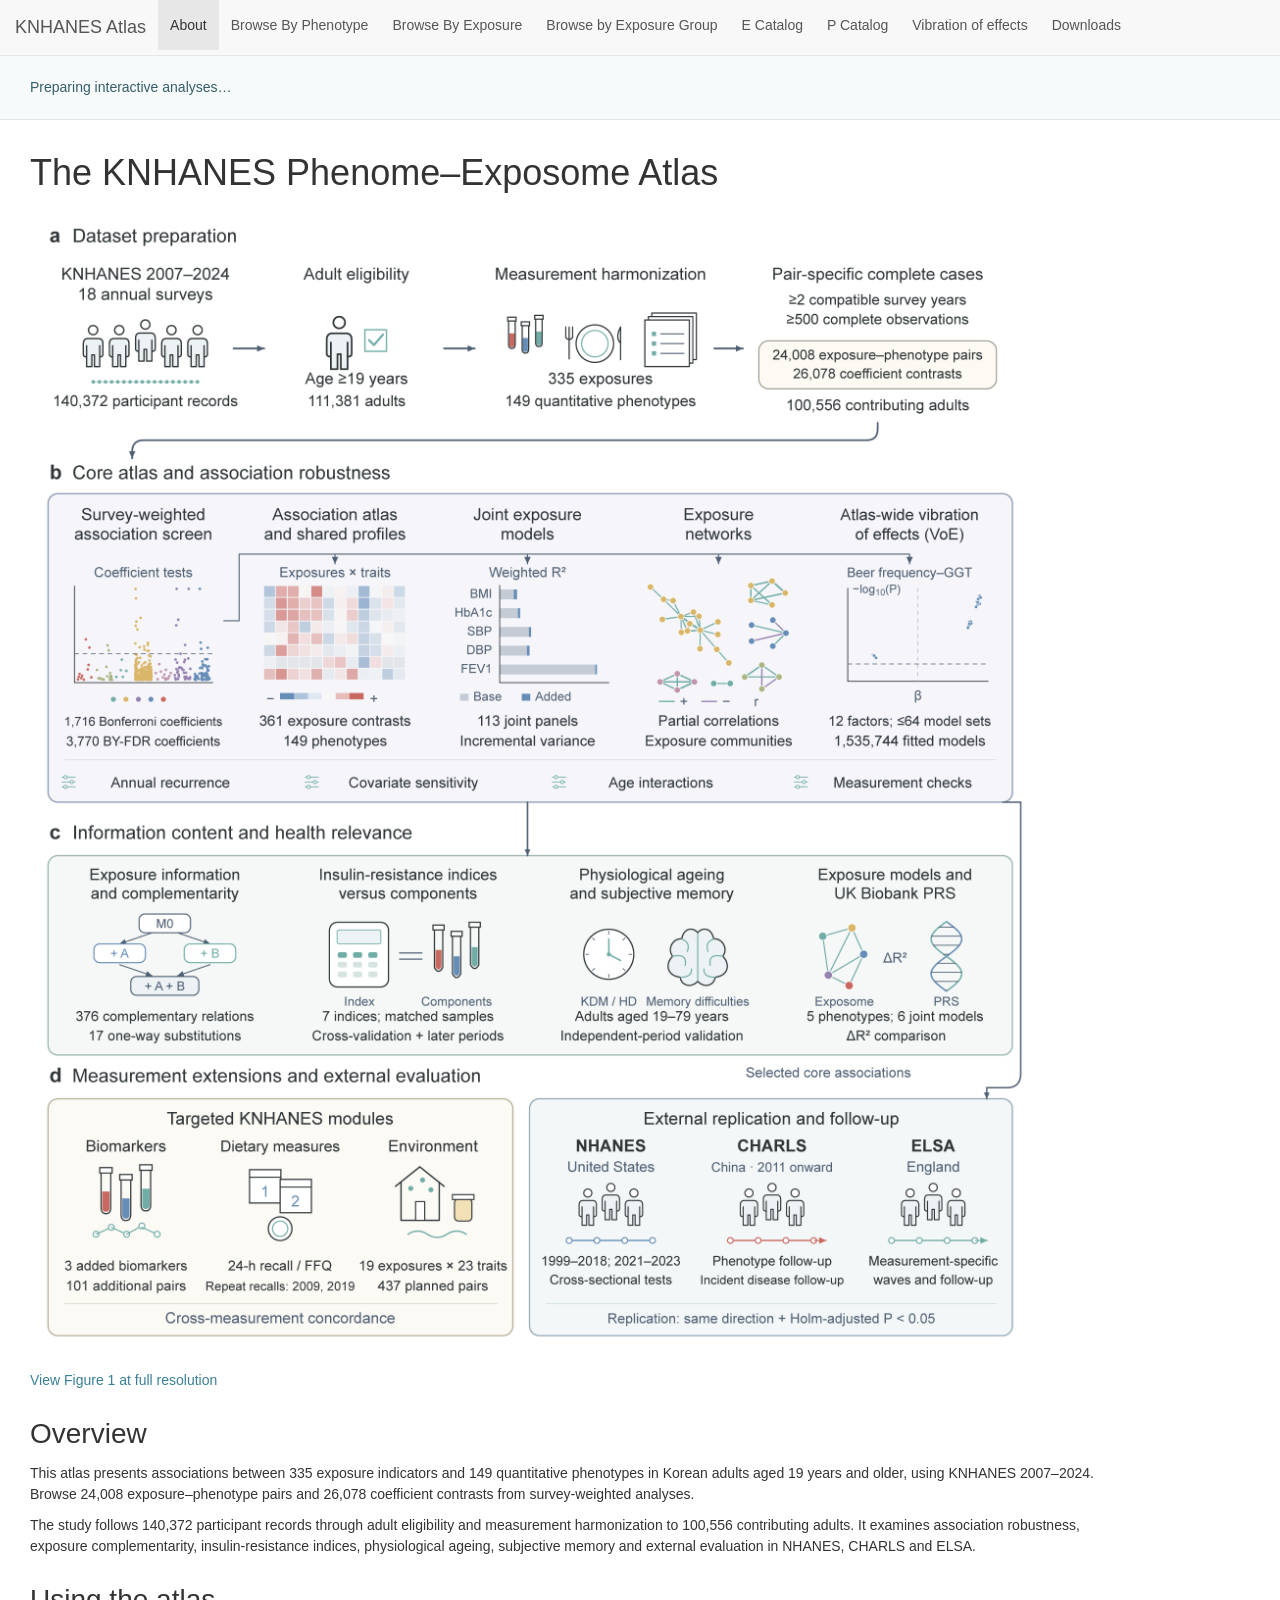
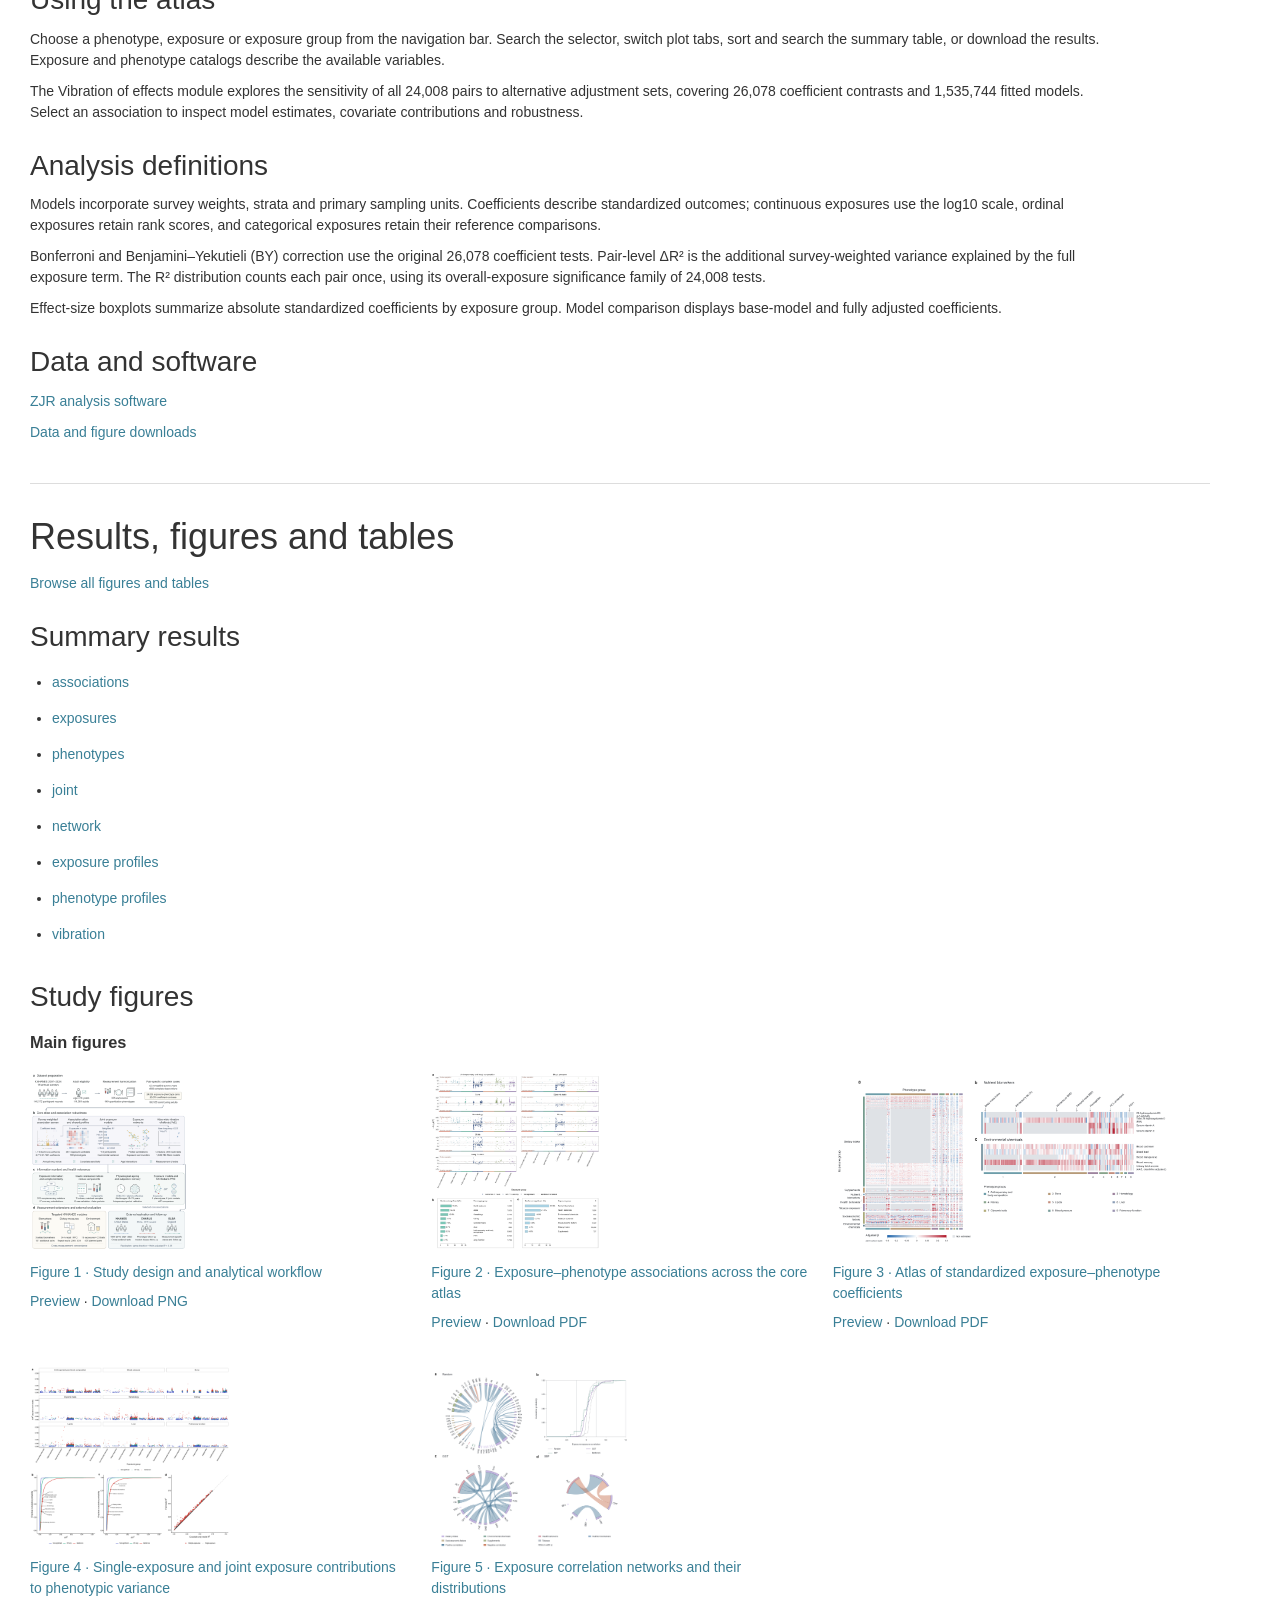
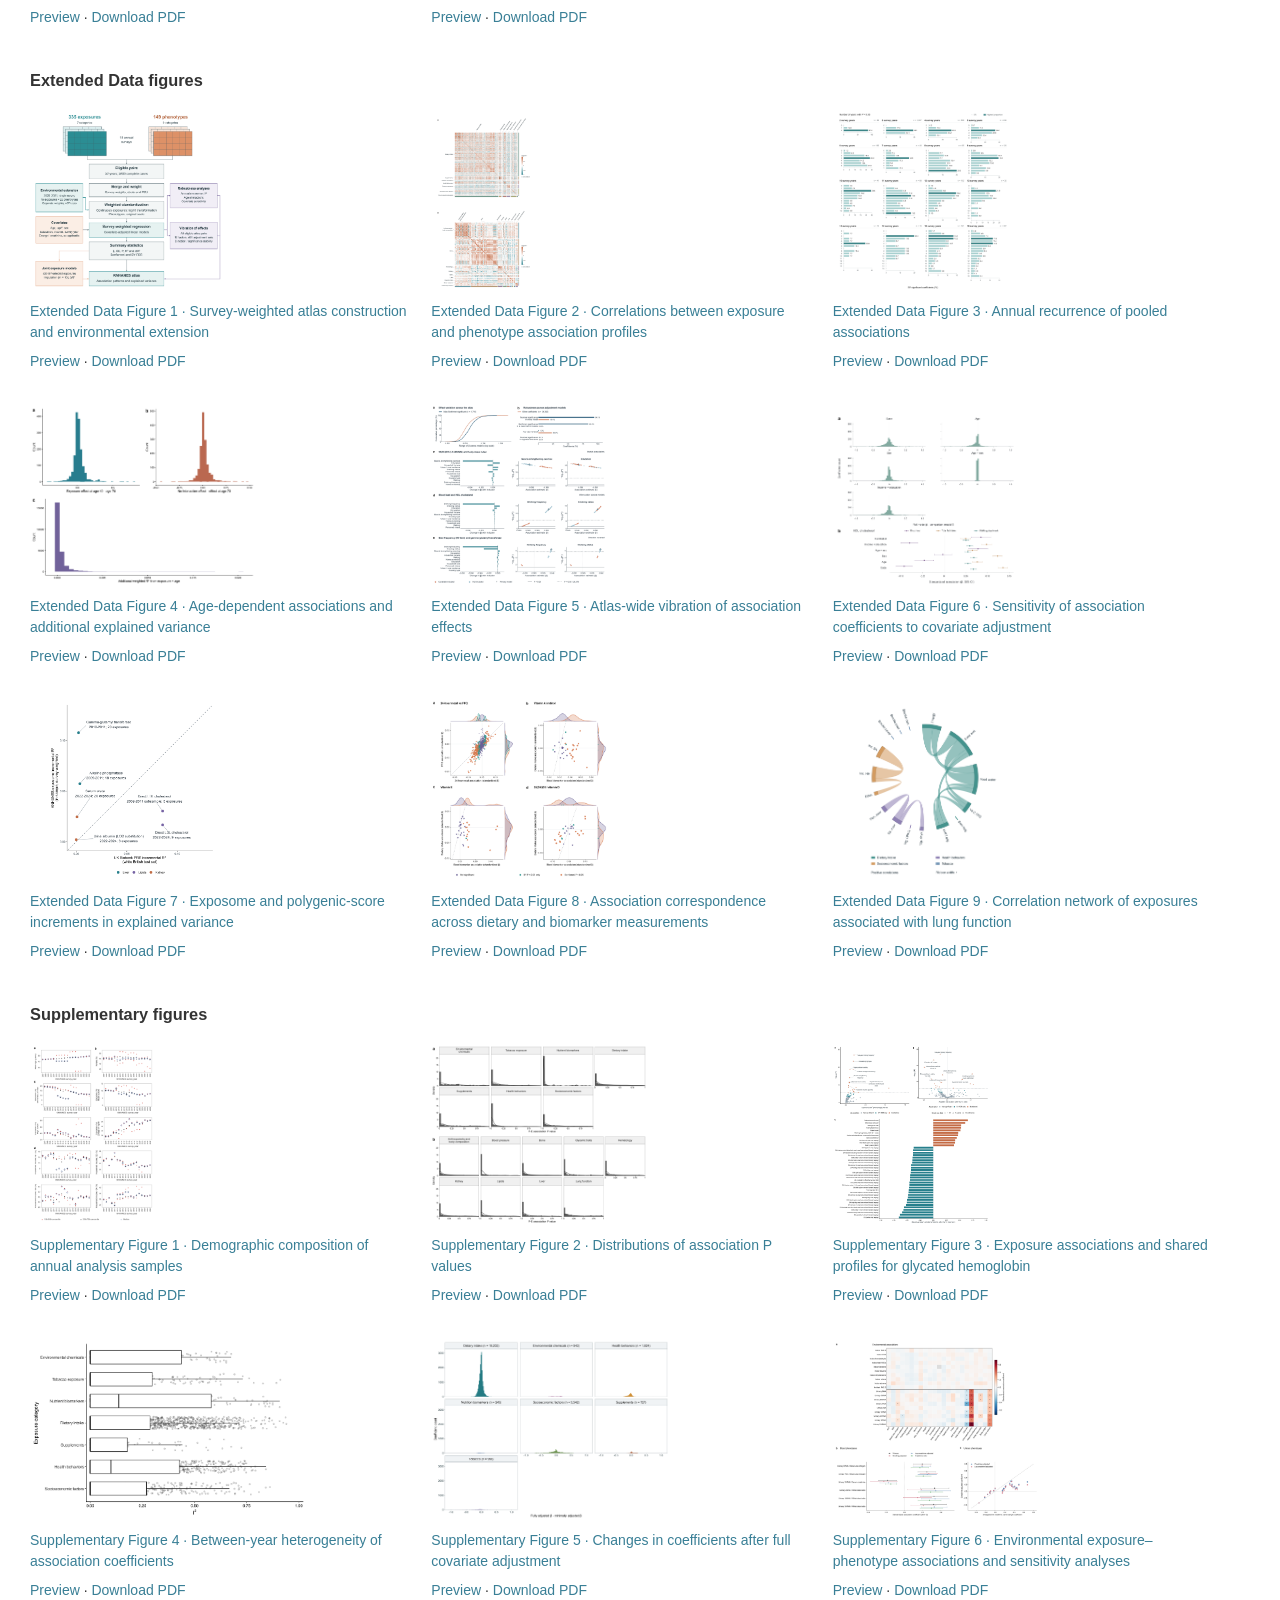
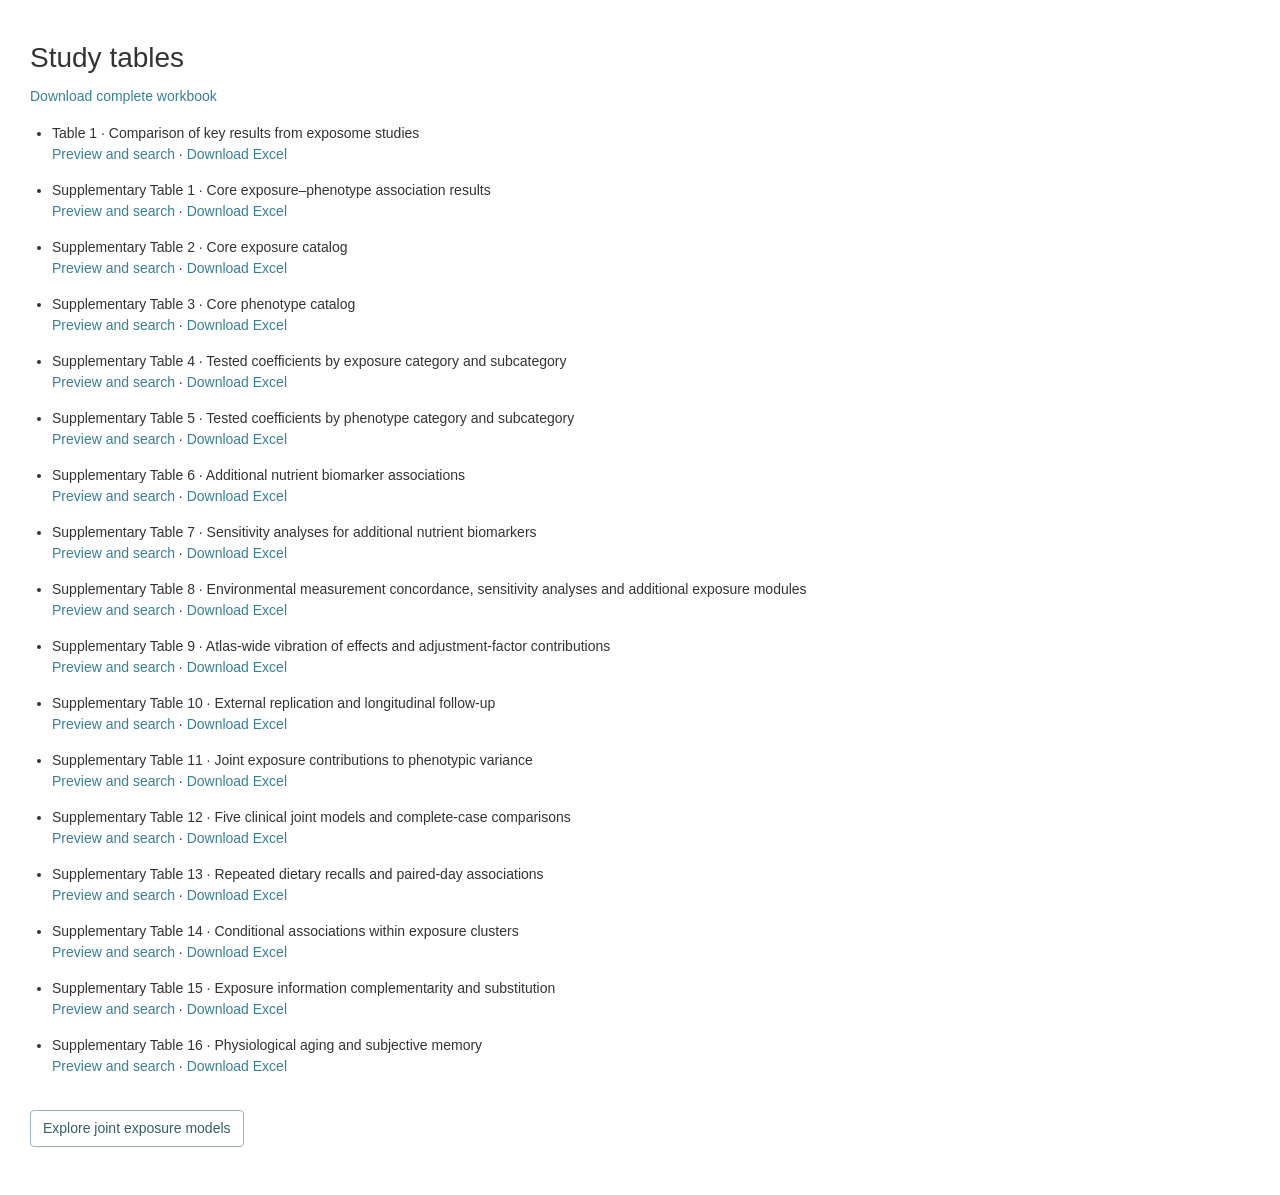
<file: site/index.html>
<!doctype html>
<html lang="en">
<head>
  <meta charset="UTF-8">
  <meta name="viewport" content="width=device-width, initial-scale=1">
  <title>KNHANES Atlas</title>
  <meta name="description" content="KNHANES 2007–2024 phenome–exposome atlas and vibration of effects.">
  <meta name="atlas-build" content="ceff4b0e46bc0cb5">
  <style>html{color:#333;background:#fff;font-family:"Helvetica Neue",Helvetica,Arial,sans-serif;font-size:14px;line-height:1.5}
body{margin:0}
[hidden]{display:none!important}
#atlas-shell{background:#fff;min-height:100vh}
#atlas-shell *{box-sizing:border-box}
#atlas-shell a{color:#397f96;text-decoration:none}
#atlas-shell a:hover{text-decoration:underline}
#atlas-shell a:focus-visible,#atlas-shell button:focus-visible{outline:2px solid #397f96;outline-offset:4px}
.atlas-header{display:flex;align-items:flex-start;gap:12px;padding:0 15px;background:#f8f8f8;border-bottom:1px solid #e7e7e7}
.atlas-brand{flex-shrink:0;padding:14px 0;font-size:18px;color:#555!important}
.atlas-header nav{display:flex;flex-wrap:wrap;align-items:center}
.atlas-header nav a{padding:15px 12px;line-height:20px;color:#555!important;display:block}
.atlas-header nav a[aria-current="page"]{background:#e7e7e7;color:#333!important}
#atlas-content{padding:12px 30px 48px;max-width:1240px}
#atlas-content h1{font-size:36px;font-weight:500;line-height:1.15;margin:20px 0 16px}
#atlas-content h2{font-size:28px;font-weight:500;line-height:1.2;margin:26px 0 12px}
#atlas-content p{margin:0 0 10px;max-width:1080px}
#atlas-content img{display:block;max-width:100%;height:auto}
#atlas-content .study-flowchart{width:100%;max-width:1000px;margin:20px 0 12px}
#atlas-content .col-sm-10{padding:0;width:100%}
#downloads{margin-top:40px;padding-top:12px;border-top:1px solid #ddd;scroll-margin-top:15px}
.download-list{padding-left:22px;margin:10px 0 24px}
.download-list li{padding:6px 0}
.download-list a{display:inline-block;min-height:24px}
.figure-gallery{display:grid;grid-template-columns:repeat(3,minmax(0,1fr));gap:24px;margin:18px 0 30px}
.figure-gallery article{min-width:0}
#atlas-content .figure-gallery img{width:100%;height:180px;object-fit:contain;object-position:left center;margin-bottom:10px}
.figure-gallery article p{margin-top:8px!important}
@media(max-width:767px){.figure-gallery{grid-template-columns:repeat(2,minmax(0,1fr));gap:18px}}
@media(max-width:460px){.figure-gallery{grid-template-columns:1fr}}
.atlas-loading{display:flex;align-items:center;flex-wrap:wrap;gap:10px 18px;padding:12px 30px;border-bottom:1px solid #dce5e8;background:#f6fafb;min-height:64px}
#atlas-status{color:#355d68}
#atlas-shell button{background:#fff;border:1px solid #97b2bb;border-radius:4px;padding:7px 12px;color:#355d68;font:inherit;cursor:pointer}
#atlas-shell button:hover{background:#eaf2f4}
.atlas-noscript{margin:15px 30px}
.skip-link{position:absolute;left:15px;top:-60px;padding:8px 12px;background:white;z-index:20}
.skip-link:focus{top:8px}
#root{position:fixed;inset:0;height:100vh;height:100dvh;width:100%;background:#fff}
#root.atlas-staging{opacity:0;pointer-events:none;z-index:-1}
/* Keep the R frame measurable during startup; display:none would suspend plots. */
@media(max-width:767px){
 .atlas-header{display:block;padding:0 14px}
 .atlas-brand{display:block;padding-bottom:4px}
 .atlas-header nav{margin:0 -6px 4px}
 .atlas-header nav a{padding:10px 8px;font-size:13px}
 #atlas-content{padding:8px 18px 32px}
 #atlas-content h1{font-size:28px}
 #atlas-content h2{font-size:23px}
 .atlas-loading{padding:10px 18px;min-height:100px}
}
</style>
  <script>window.knhanesSiteRoot=new URL('.',window.location.href).href;</script>
  <script src="./loader.js?v=923c9a311352ccb8" defer></script>
</head>
<body>
  <div id="atlas-shell">
    <a class="skip-link" href="#atlas-content">Skip to study</a>
    <header class="atlas-header">
      <a class="atlas-brand" href="#about">KNHANES Atlas</a>
      <nav aria-label="Atlas navigation"><a href="#about" aria-current="page">About</a><a href="#atlas-loading" data-atlas-tab="Browse By Phenotype">Browse By Phenotype</a><a href="#atlas-loading" data-atlas-tab="Browse By Exposure">Browse By Exposure</a><a href="#atlas-loading" data-atlas-tab="Browse by Exposure Group">Browse by Exposure Group</a><a href="#atlas-loading" data-atlas-tab="E Catalog">E Catalog</a><a href="#atlas-loading" data-atlas-tab="P Catalog">P Catalog</a><a href="#atlas-loading" data-atlas-tab="Vibration of effects">Vibration of effects</a><a href="#downloads">Downloads</a></nav>
    </header>
    <div class="atlas-loading" id="atlas-loading">
      <span id="atlas-status" role="status" aria-live="polite">Preparing interactive analyses…</span>
      <button id="atlas-open" type="button" hidden>Open interactive atlas</button>
      <button id="atlas-retry" type="button" hidden>Reload</button>
    </div>
    <noscript><style>.atlas-loading{display:none}</style><p class="atlas-noscript">Enable JavaScript to open the interactive analyses. The study overview and downloads are available below.</p></noscript>
    <main id="atlas-content" tabindex="-1">
      <section id="about" aria-label="Study overview">
        <div class="col-sm-10">
          <h1>The KNHANES Phenome–Exposome Atlas</h1>
          <a href="research/figures/10_研究流程.png?v=6e392381aff280c5" target="_blank">
            <img src="research/figures/10_研究流程.png?v=6e392381aff280c5" class="study-flowchart" width="2040" height="2336" fetchpriority="high" alt="Figure 1. KNHANES 2007–2024 study workflow: dataset preparation, core atlas and vibration of effects, health applications, measurement extensions and external evaluation."/>
          </a>
          <p>
            <a href="research/figures/10_研究流程.png?v=6e392381aff280c5" target="_blank">View Figure 1 at full resolution</a>
          </p>
          <h2>Overview</h2>
          <p>This atlas presents associations between 335 exposure indicators and 149 quantitative phenotypes in Korean adults aged 19 years and older, using KNHANES 2007–2024. Browse 24,008 exposure–phenotype pairs and 26,078 coefficient contrasts from survey-weighted analyses.</p>
          <p>The study follows 140,372 participant records through adult eligibility and measurement harmonization to 100,556 contributing adults. It examines association robustness, exposure complementarity, insulin-resistance indices, physiological ageing, subjective memory and external evaluation in NHANES, CHARLS and ELSA.</p>
          <h2>Using the atlas</h2>
          <p>Choose a phenotype, exposure or exposure group from the navigation bar. Search the selector, switch plot tabs, sort and search the summary table, or download the results. Exposure and phenotype catalogs describe the available variables.</p>
          <p>The Vibration of effects module explores the sensitivity of all 24,008 pairs to alternative adjustment sets, covering 26,078 coefficient contrasts and 1,535,744 fitted models. Select an association to inspect model estimates, covariate contributions and robustness.</p>
          <h2>Analysis definitions</h2>
          <p>Models incorporate survey weights, strata and primary sampling units. Coefficients describe standardized outcomes; continuous exposures use the log10 scale, ordinal exposures retain rank scores, and categorical exposures retain their reference comparisons.</p>
          <p>Bonferroni and Benjamini–Yekutieli (BY) correction use the original 26,078 coefficient tests. Pair-level ΔR² is the additional survey-weighted variance explained by the full exposure term. The R² distribution counts each pair once, using its overall-exposure significance family of 24,008 tests.</p>
          <p>Effect-size boxplots summarize absolute standardized coefficients by exposure group. Model comparison displays base-model and fully adjusted coefficients.</p>
          <h2>Data and software</h2>
          <p>
            <a href="https://github.com/zjy666223/ZJR">ZJR analysis software</a>
          </p>
          <p>
            <a href="#downloads">Data and figure downloads</a>
          </p>
        </div>
      </section>
      <section id="downloads" aria-label="Results, figures and tables">
        <h1>Results, figures and tables</h1>
        <p><a href="research/index.html?v=c8966348f0f88fc7">Browse all figures and tables</a></p>
        <h2>Summary results</h2>
        <ul class="download-list"><li><a href="research/data/associations.csv" download>associations</a></li><li><a href="research/data/exposures.csv" download>exposures</a></li><li><a href="research/data/phenotypes.csv" download>phenotypes</a></li><li><a href="research/data/joint.csv" download>joint</a></li><li><a href="research/data/network.csv" download>network</a></li><li><a href="research/data/exposure_profiles.csv" download>exposure profiles</a></li><li><a href="research/data/phenotype_profiles.csv" download>phenotype profiles</a></li><li><a href="research/data/vibration.csv" download>vibration</a></li></ul>
        <h2>Study figures</h2>
        <h3>Main figures</h3><div class="figure-gallery"><article><a href="research/index.html?v=c8966348f0f88fc7#figure-1"><img src="research/figures/10_研究流程.png?v=6e392381aff280c5" loading="lazy" alt="Figure 1. Study design and analytical workflow">Figure 1 · Study design and analytical workflow</a><p><a href="research/index.html?v=c8966348f0f88fc7#figure-1">Preview</a> · <a href="research/figures/10_研究流程.png?v=6e392381aff280c5" download="Figure 1.png">Download PNG</a></p></article><article><a href="research/index.html?v=c8966348f0f88fc7#figure-2"><img src="research/figures/01_关联图谱.png?v=6573cd4d0a59133a" loading="lazy" alt="Figure 2. Exposure–phenotype associations across the core atlas">Figure 2 · Exposure–phenotype associations across the core atlas</a><p><a href="research/index.html?v=c8966348f0f88fc7#figure-2">Preview</a> · <a href="research/figures/01_关联图谱.pdf?v=065b80328e97d88b" download="Figure 2.pdf">Download PDF</a></p></article><article><a href="research/index.html?v=c8966348f0f88fc7#figure-3"><img src="research/figures/03_关联矩阵.png?v=3f30bffe095a695a" loading="lazy" alt="Figure 3. Atlas of standardized exposure–phenotype coefficients">Figure 3 · Atlas of standardized exposure–phenotype coefficients</a><p><a href="research/index.html?v=c8966348f0f88fc7#figure-3">Preview</a> · <a href="research/figures/03_关联矩阵.pdf?v=99d981f70c882377" download="Figure 3.pdf">Download PDF</a></p></article><article><a href="research/index.html?v=c8966348f0f88fc7#figure-4"><img src="research/figures/02_方差解释.png?v=74245cf98271d4db" loading="lazy" alt="Figure 4. Single-exposure and joint exposure contributions to phenotypic variance">Figure 4 · Single-exposure and joint exposure contributions to phenotypic variance</a><p><a href="research/index.html?v=c8966348f0f88fc7#figure-4">Preview</a> · <a href="research/figures/02_方差解释.pdf?v=d9f440b44bb70bdb" download="Figure 4.pdf">Download PDF</a></p></article><article><a href="research/index.html?v=c8966348f0f88fc7#figure-5"><img src="research/figures/04_暴露网络.png?v=3ed2a6d127102a2c" loading="lazy" alt="Figure 5. Exposure correlation networks and their distributions">Figure 5 · Exposure correlation networks and their distributions</a><p><a href="research/index.html?v=c8966348f0f88fc7#figure-5">Preview</a> · <a href="research/figures/04_暴露网络.pdf?v=54377a778b257d9b" download="Figure 5.pdf">Download PDF</a></p></article></div><h3>Extended Data figures</h3><div class="figure-gallery"><article><a href="research/index.html?v=c8966348f0f88fc7#extended-1"><img src="research/figures/12_图谱流程.png?v=b6f779eca1024ead" loading="lazy" alt="Extended Data Figure 1. Survey-weighted atlas construction and environmental extension">Extended Data Figure 1 · Survey-weighted atlas construction and environmental extension</a><p><a href="research/index.html?v=c8966348f0f88fc7#extended-1">Preview</a> · <a href="research/figures/12_图谱流程.pdf?v=e22b656bf13edb7c" download="Figure Extended 1.pdf">Download PDF</a></p></article><article><a href="research/index.html?v=c8966348f0f88fc7#extended-2"><img src="research/figures/09_关联谱.png?v=925f63f82f64d6ee" loading="lazy" alt="Extended Data Figure 2. Correlations between exposure and phenotype association profiles">Extended Data Figure 2 · Correlations between exposure and phenotype association profiles</a><p><a href="research/index.html?v=c8966348f0f88fc7#extended-2">Preview</a> · <a href="research/figures/09_关联谱.pdf?v=cbd83ef6486138f8" download="Figure Extended 2.pdf">Download PDF</a></p></article><article><a href="research/index.html?v=c8966348f0f88fc7#extended-3"><img src="research/figures/05_年度重复.png?v=4cfcdfd659d68a5a" loading="lazy" alt="Extended Data Figure 3. Annual recurrence of pooled associations">Extended Data Figure 3 · Annual recurrence of pooled associations</a><p><a href="research/index.html?v=c8966348f0f88fc7#extended-3">Preview</a> · <a href="research/figures/05_年度重复.pdf?v=19772f9305f68def" download="Figure Extended 3.pdf">Download PDF</a></p></article><article><a href="research/index.html?v=c8966348f0f88fc7#extended-4"><img src="research/figures/08_年龄交互.png?v=eee4e277a3cbab0c" loading="lazy" alt="Extended Data Figure 4. Age-dependent associations and additional explained variance">Extended Data Figure 4 · Age-dependent associations and additional explained variance</a><p><a href="research/index.html?v=c8966348f0f88fc7#extended-4">Preview</a> · <a href="research/figures/08_年龄交互.pdf?v=b339a40b3ad23e27" download="Figure Extended 4.pdf">Download PDF</a></p></article><article><a href="research/index.html?v=c8966348f0f88fc7#extended-5"><img src="research/figures/11_效应振动.png?v=dda7a761b6d19ede" loading="lazy" alt="Extended Data Figure 5. Atlas-wide vibration of association effects">Extended Data Figure 5 · Atlas-wide vibration of association effects</a><p><a href="research/index.html?v=c8966348f0f88fc7#extended-5">Preview</a> · <a href="research/figures/11_效应振动.pdf?v=a420e98901b283b2" download="Figure Extended 5.pdf">Download PDF</a></p></article><article><a href="research/index.html?v=c8966348f0f88fc7#extended-6"><img src="research/figures/06_调整模型.png?v=04d6d2ab23515d4a" loading="lazy" alt="Extended Data Figure 6. Sensitivity of association coefficients to covariate adjustment">Extended Data Figure 6 · Sensitivity of association coefficients to covariate adjustment</a><p><a href="research/index.html?v=c8966348f0f88fc7#extended-6">Preview</a> · <a href="research/figures/06_调整模型.pdf?v=569fd321279f3cfb" download="Figure Extended 6.pdf">Download PDF</a></p></article><article><a href="research/index.html?v=c8966348f0f88fc7#extended-7"><img src="research/figures/13_评分对照.png?v=dca2b2d1ad020014" loading="lazy" alt="Extended Data Figure 7. Exposome and polygenic-score increments in explained variance">Extended Data Figure 7 · Exposome and polygenic-score increments in explained variance</a><p><a href="research/index.html?v=c8966348f0f88fc7#extended-7">Preview</a> · <a href="research/figures/13_评分对照.pdf?v=45c7a6fae2683b9f" download="Figure Extended 7.pdf">Download PDF</a></p></article><article><a href="research/index.html?v=c8966348f0f88fc7#extended-8"><img src="research/figures/07_测量一致.png?v=5da89b106ee5463f" loading="lazy" alt="Extended Data Figure 8. Association correspondence across dietary and biomarker measurements">Extended Data Figure 8 · Association correspondence across dietary and biomarker measurements</a><p><a href="research/index.html?v=c8966348f0f88fc7#extended-8">Preview</a> · <a href="research/figures/07_测量一致.pdf?v=0898ea386daff86f" download="Figure Extended 8.pdf">Download PDF</a></p></article><article><a href="research/index.html?v=c8966348f0f88fc7#extended-9"><img src="research/figures/14_肺功能网.png?v=5099c22d11f33d36" loading="lazy" alt="Extended Data Figure 9. Correlation network of exposures associated with lung function">Extended Data Figure 9 · Correlation network of exposures associated with lung function</a><p><a href="research/index.html?v=c8966348f0f88fc7#extended-9">Preview</a> · <a href="research/figures/14_肺功能网.pdf?v=edfec6b82a3c841d" download="Figure Extended 9.pdf">Download PDF</a></p></article></div><h3>Supplementary figures</h3><div class="figure-gallery"><article><a href="research/index.html?v=c8966348f0f88fc7#supplementary-1"><img src="research/figures/15_样本构成.png?v=3621308b7481b0de" loading="lazy" alt="Supplementary Figure 1. Demographic composition of annual analysis samples">Supplementary Figure 1 · Demographic composition of annual analysis samples</a><p><a href="research/index.html?v=c8966348f0f88fc7#supplementary-1">Preview</a> · <a href="research/figures/15_样本构成.pdf?v=c2f50e291abb6a64" download="Figure Supplementary 1.pdf">Download PDF</a></p></article><article><a href="research/index.html?v=c8966348f0f88fc7#supplementary-2"><img src="research/figures/16_显著分布.png?v=1d75c5e44110ce0c" loading="lazy" alt="Supplementary Figure 2. Distributions of association P values">Supplementary Figure 2 · Distributions of association P values</a><p><a href="research/index.html?v=c8966348f0f88fc7#supplementary-2">Preview</a> · <a href="research/figures/16_显著分布.pdf?v=f729adbaa5b54304" download="Figure Supplementary 2.pdf">Download PDF</a></p></article><article><a href="research/index.html?v=c8966348f0f88fc7#supplementary-3"><img src="research/figures/17_糖化谱.png?v=02b19ef29434c1a7" loading="lazy" alt="Supplementary Figure 3. Exposure associations and shared profiles for glycated hemoglobin">Supplementary Figure 3 · Exposure associations and shared profiles for glycated hemoglobin</a><p><a href="research/index.html?v=c8966348f0f88fc7#supplementary-3">Preview</a> · <a href="research/figures/17_糖化谱.pdf?v=a6c48b75f17523e3" download="Figure Supplementary 3.pdf">Download PDF</a></p></article><article><a href="research/index.html?v=c8966348f0f88fc7#supplementary-4"><img src="research/figures/18_年度异质.png?v=3b49c977baa5df0d" loading="lazy" alt="Supplementary Figure 4. Between-year heterogeneity of association coefficients">Supplementary Figure 4 · Between-year heterogeneity of association coefficients</a><p><a href="research/index.html?v=c8966348f0f88fc7#supplementary-4">Preview</a> · <a href="research/figures/18_年度异质.pdf?v=4d4b46be86ae00ce" download="Figure Supplementary 4.pdf">Download PDF</a></p></article><article><a href="research/index.html?v=c8966348f0f88fc7#supplementary-5"><img src="research/figures/19_系数调整.png?v=52bb810716bcc2a8" loading="lazy" alt="Supplementary Figure 5. Changes in coefficients after full covariate adjustment">Supplementary Figure 5 · Changes in coefficients after full covariate adjustment</a><p><a href="research/index.html?v=c8966348f0f88fc7#supplementary-5">Preview</a> · <a href="research/figures/19_系数调整.pdf?v=96cb948cb681d446" download="Figure Supplementary 5.pdf">Download PDF</a></p></article><article><a href="research/index.html?v=c8966348f0f88fc7#supplementary-6"><img src="research/figures/20_环境关联.png?v=c385eac653c533ae" loading="lazy" alt="Supplementary Figure 6. Environmental exposure–phenotype associations and sensitivity analyses">Supplementary Figure 6 · Environmental exposure–phenotype associations and sensitivity analyses</a><p><a href="research/index.html?v=c8966348f0f88fc7#supplementary-6">Preview</a> · <a href="research/figures/20_环境关联.pdf?v=35dbc9a0fb0f6a3d" download="Figure Supplementary 6.pdf">Download PDF</a></p></article></div>
        <h2>Study tables</h2>
        <p><a href="research/tables/Supplementary_Tables_KNHANES.xlsx?v=cd2a8b4a6b670d0e" download="Supplementary_Tables_KNHANES.xlsx">Download complete workbook</a></p>
        <ul class="download-list"><li>Table 1 · Comparison of key results from exposome studies<br><a href="research/index.html?v=c8966348f0f88fc7#table-1">Preview and search</a> · <a href="research/tables/Table 1.xlsx?v=658506bb12fbcf60" download="Table 1.xlsx">Download Excel</a></li><li>Supplementary Table 1 · Core exposure–phenotype association results<br><a href="research/index.html?v=c8966348f0f88fc7#table-s1">Preview and search</a> · <a href="research/tables/Table S1.xlsx?v=f8be8b51e61ca78a" download="Table S1.xlsx">Download Excel</a></li><li>Supplementary Table 2 · Core exposure catalog<br><a href="research/index.html?v=c8966348f0f88fc7#table-s2">Preview and search</a> · <a href="research/tables/Table S2.xlsx?v=29c5f651ca39d96d" download="Table S2.xlsx">Download Excel</a></li><li>Supplementary Table 3 · Core phenotype catalog<br><a href="research/index.html?v=c8966348f0f88fc7#table-s3">Preview and search</a> · <a href="research/tables/Table S3.xlsx?v=ee64a4a3a923555c" download="Table S3.xlsx">Download Excel</a></li><li>Supplementary Table 4 · Tested coefficients by exposure category and subcategory<br><a href="research/index.html?v=c8966348f0f88fc7#table-s4">Preview and search</a> · <a href="research/tables/Table S4.xlsx?v=019888cf0314e3a7" download="Table S4.xlsx">Download Excel</a></li><li>Supplementary Table 5 · Tested coefficients by phenotype category and subcategory<br><a href="research/index.html?v=c8966348f0f88fc7#table-s5">Preview and search</a> · <a href="research/tables/Table S5.xlsx?v=f3159da066affa68" download="Table S5.xlsx">Download Excel</a></li><li>Supplementary Table 6 · Additional nutrient biomarker associations<br><a href="research/index.html?v=c8966348f0f88fc7#table-s6">Preview and search</a> · <a href="research/tables/Table S6.xlsx?v=ec9abc8661befc10" download="Table S6.xlsx">Download Excel</a></li><li>Supplementary Table 7 · Sensitivity analyses for additional nutrient biomarkers<br><a href="research/index.html?v=c8966348f0f88fc7#table-s7">Preview and search</a> · <a href="research/tables/Table S7.xlsx?v=0c64f5eff6123618" download="Table S7.xlsx">Download Excel</a></li><li>Supplementary Table 8 · Environmental measurement concordance, sensitivity analyses and additional exposure modules<br><a href="research/index.html?v=c8966348f0f88fc7#table-s8">Preview and search</a> · <a href="research/tables/Table S8.xlsx?v=c0c7974e59f65517" download="Table S8.xlsx">Download Excel</a></li><li>Supplementary Table 9 · Atlas-wide vibration of effects and adjustment-factor contributions<br><a href="research/index.html?v=c8966348f0f88fc7#table-s9">Preview and search</a> · <a href="research/tables/Table S9.xlsx?v=46e480953889f72f" download="Table S9.xlsx">Download Excel</a></li><li>Supplementary Table 10 · External replication and longitudinal follow-up<br><a href="research/index.html?v=c8966348f0f88fc7#table-s10">Preview and search</a> · <a href="research/tables/Table S10.xlsx?v=1f2794d19c166995" download="Table S10.xlsx">Download Excel</a></li><li>Supplementary Table 11 · Joint exposure contributions to phenotypic variance<br><a href="research/index.html?v=c8966348f0f88fc7#table-s11">Preview and search</a> · <a href="research/tables/Table S11.xlsx?v=f6a79c38d970e12d" download="Table S11.xlsx">Download Excel</a></li><li>Supplementary Table 12 · Five clinical joint models and complete-case comparisons<br><a href="research/index.html?v=c8966348f0f88fc7#table-s12">Preview and search</a> · <a href="research/tables/Table S12.xlsx?v=6918fa60b7993e27" download="Table S12.xlsx">Download Excel</a></li><li>Supplementary Table 13 · Repeated dietary recalls and paired-day associations<br><a href="research/index.html?v=c8966348f0f88fc7#table-s13">Preview and search</a> · <a href="research/tables/Table S13.xlsx?v=286b00e1fb3e2056" download="Table S13.xlsx">Download Excel</a></li><li>Supplementary Table 14 · Conditional associations within exposure clusters<br><a href="research/index.html?v=c8966348f0f88fc7#table-s14">Preview and search</a> · <a href="research/tables/Table S14.xlsx?v=bb17dea0d438bf78" download="Table S14.xlsx">Download Excel</a></li><li>Supplementary Table 15 · Exposure information complementarity and substitution<br><a href="research/index.html?v=c8966348f0f88fc7#table-s15">Preview and search</a> · <a href="research/tables/Table S15.xlsx?v=5d5428dbaa605830" download="Table S15.xlsx">Download Excel</a></li><li>Supplementary Table 16 · Physiological aging and subjective memory<br><a href="research/index.html?v=c8966348f0f88fc7#table-s16">Preview and search</a> · <a href="research/tables/Table S16.xlsx?v=0311f45d47c6dd73" download="Table S16.xlsx">Download Excel</a></li></ul>
        <button type="button" data-atlas-tab="Downloads">Explore joint exposure models</button>
      </section>
    </main>
  </div>
  <div id="root" class="atlas-staging" aria-hidden="true" inert></div>
</body>
</html>
</file>
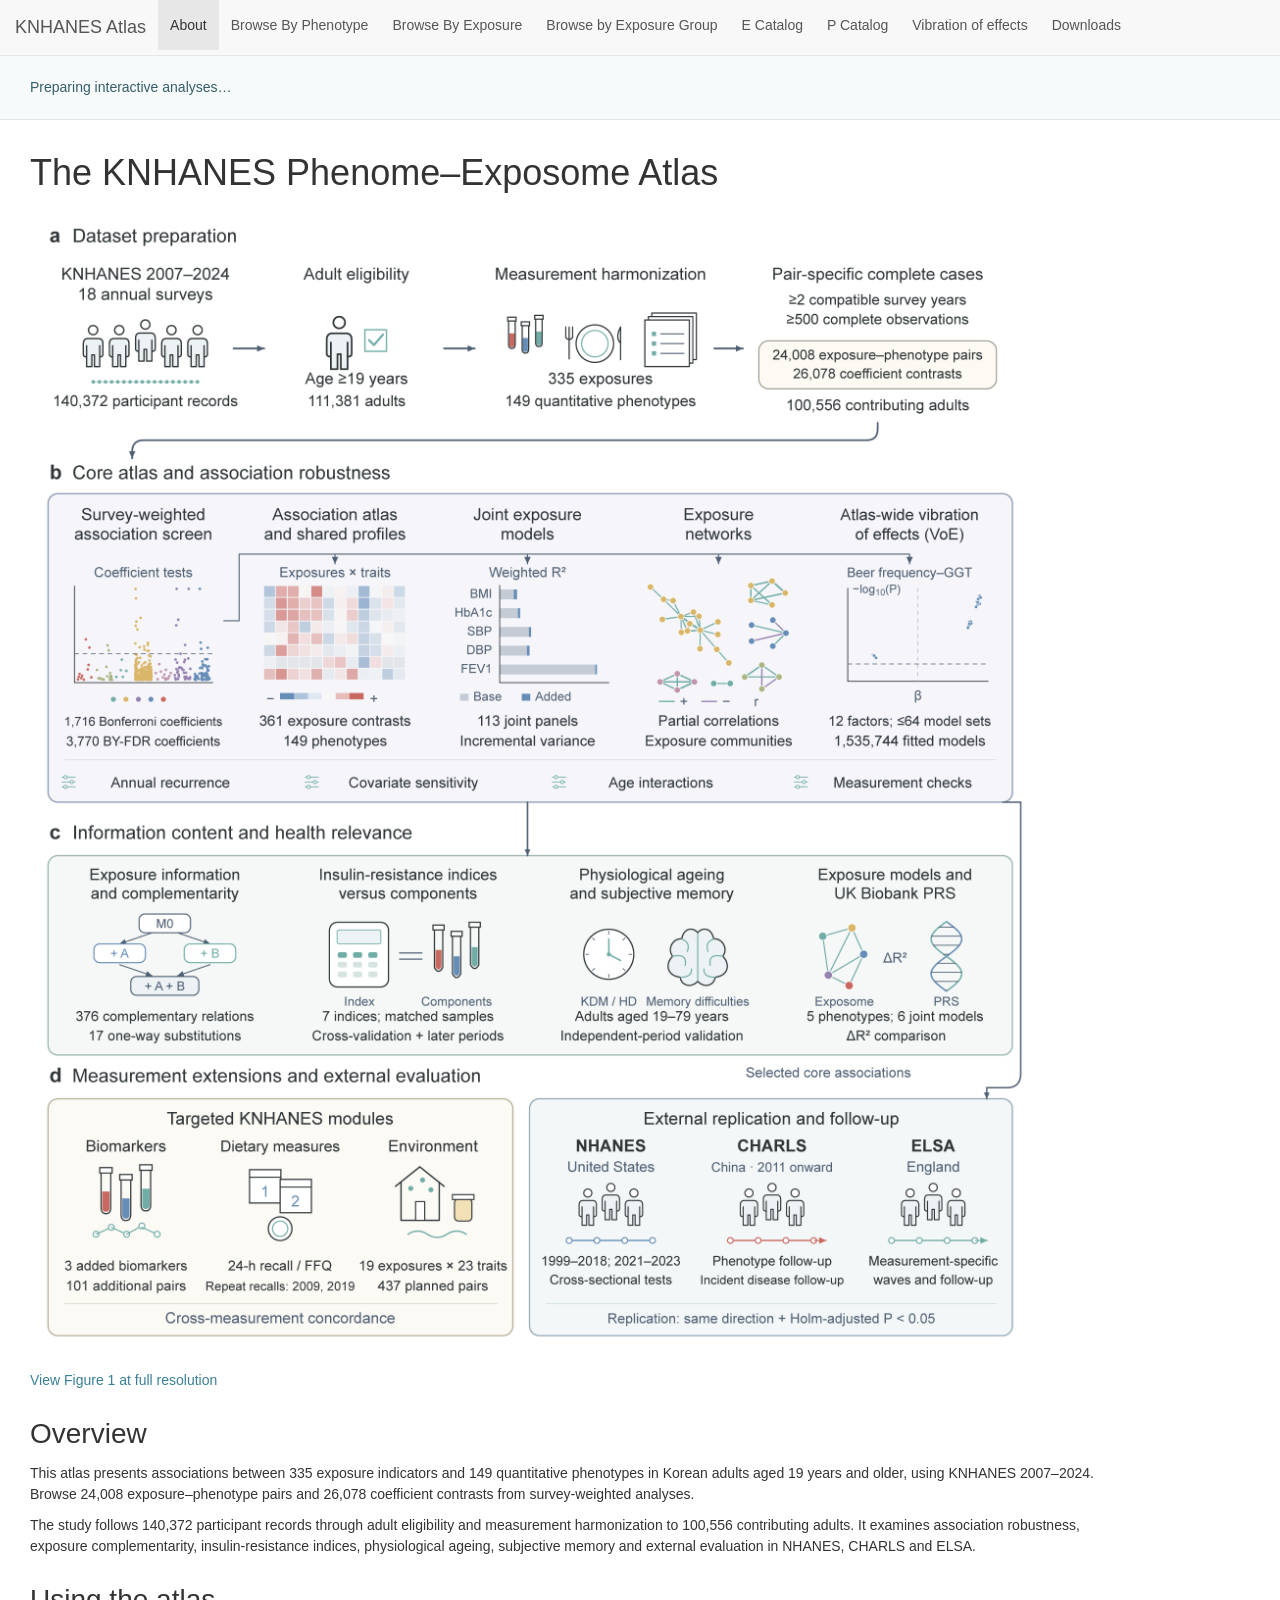
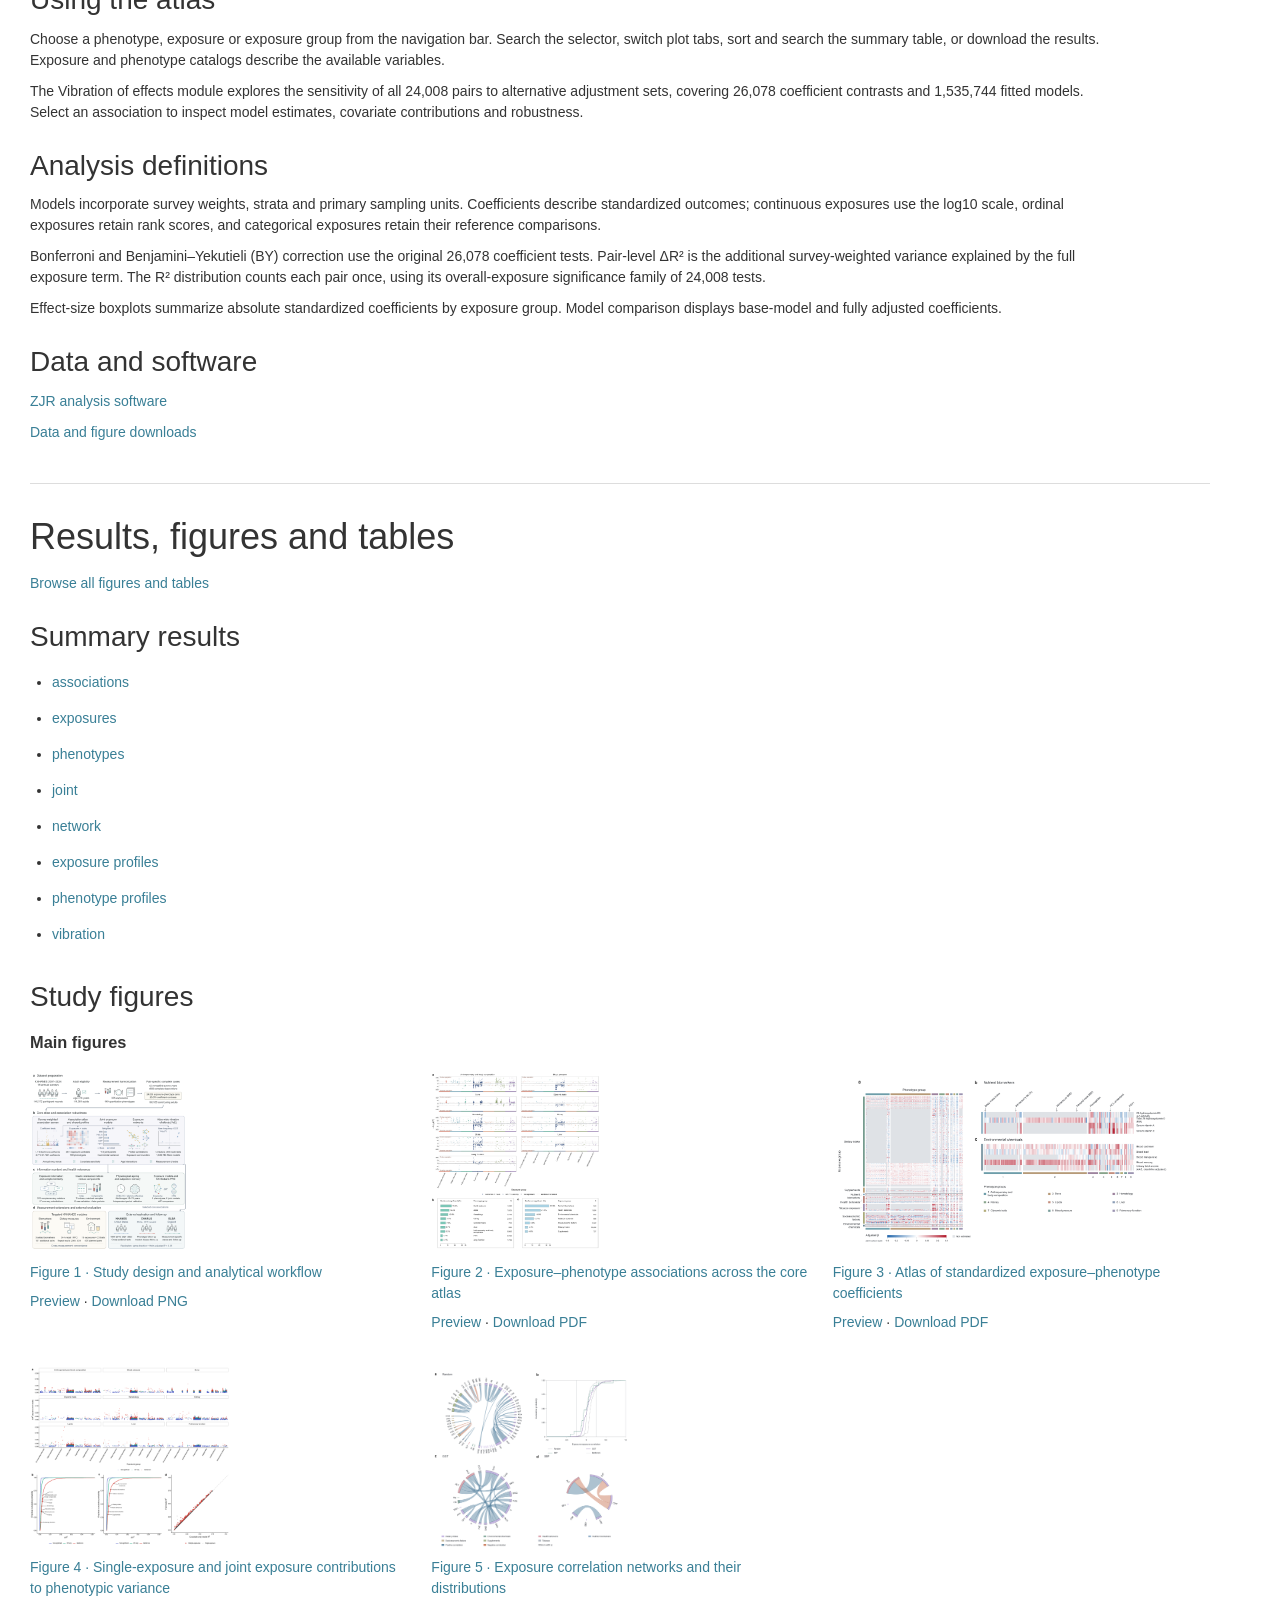
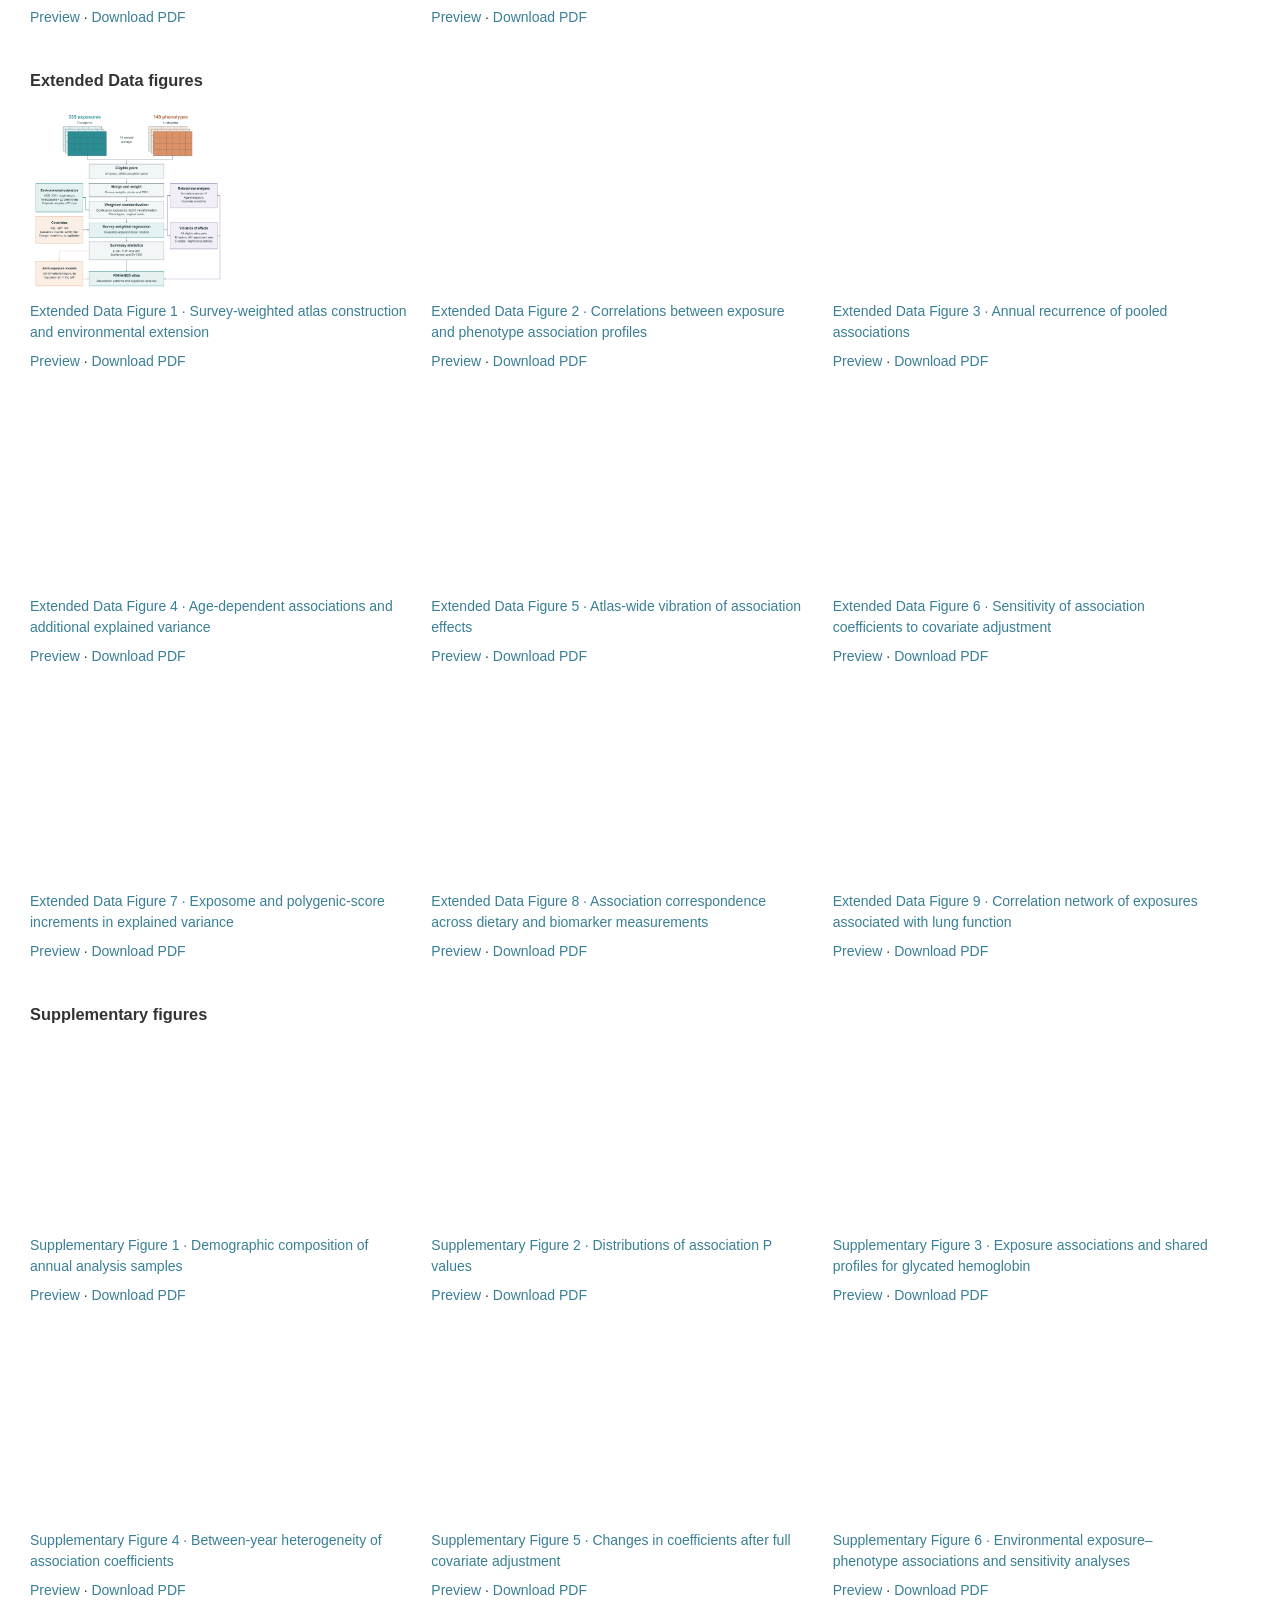
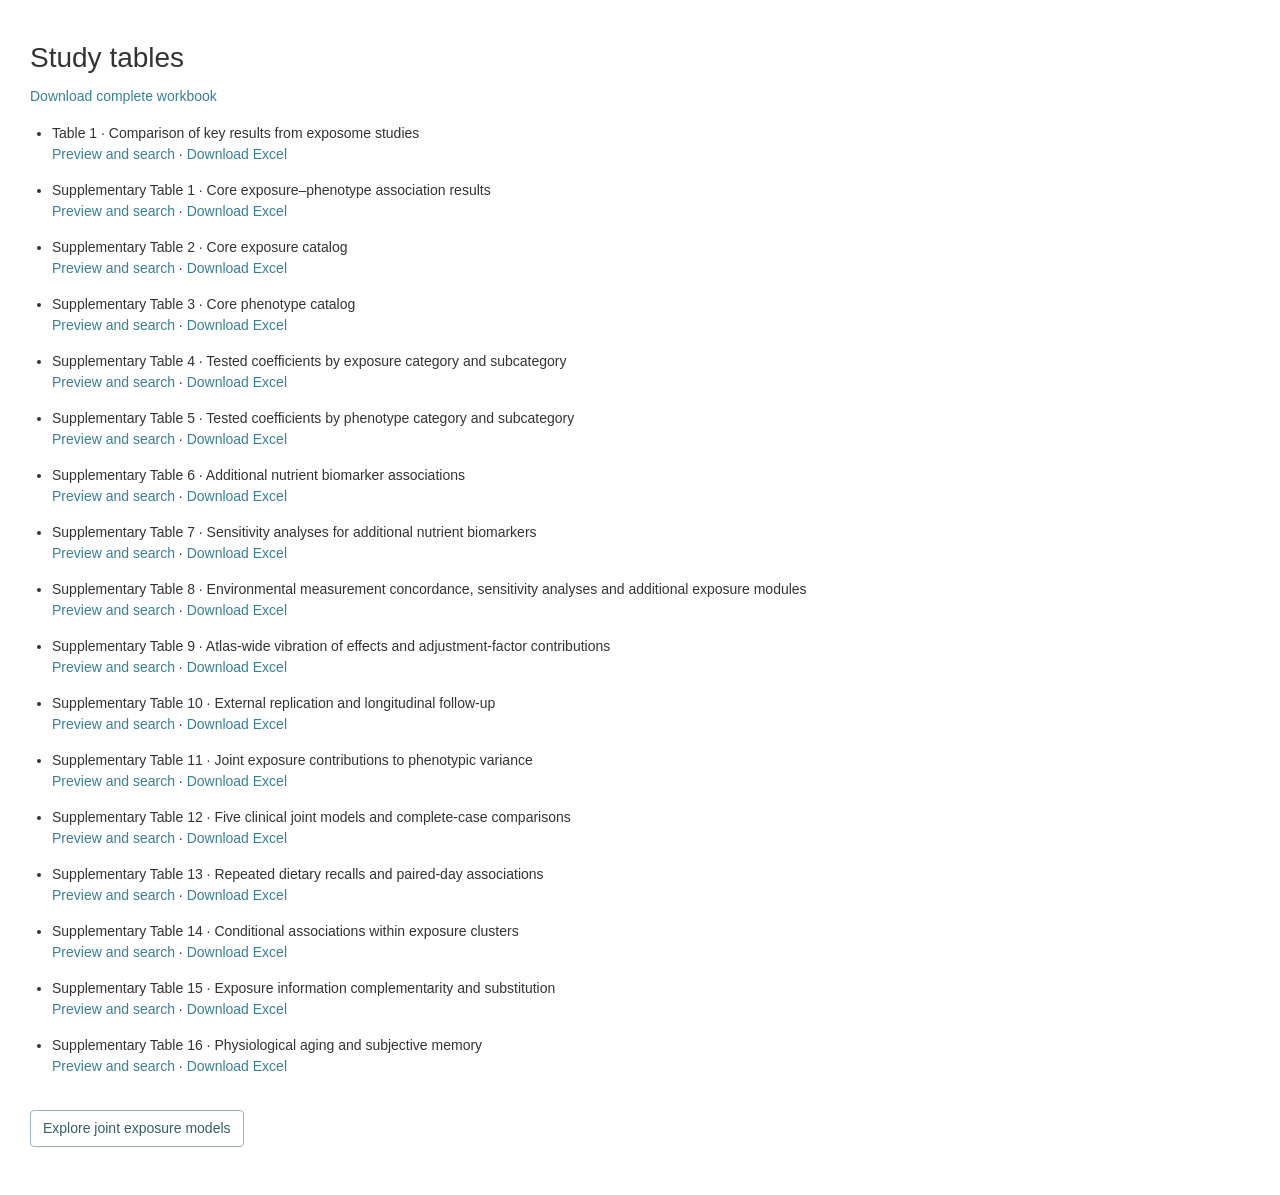
<file: site/edit/index.html>
<!doctype html>
<html xmlns="http://www.w3.org/1999/xhtml" lang="en">
  <head>
    <title>Redirect to editable app</title>
    <meta
      http-equiv="refresh"
      content="0;URL='../index.html?_shinylive-mode=editor-terminal-viewer'"
    />
  </head>
  <body></body>
</html>
</file>
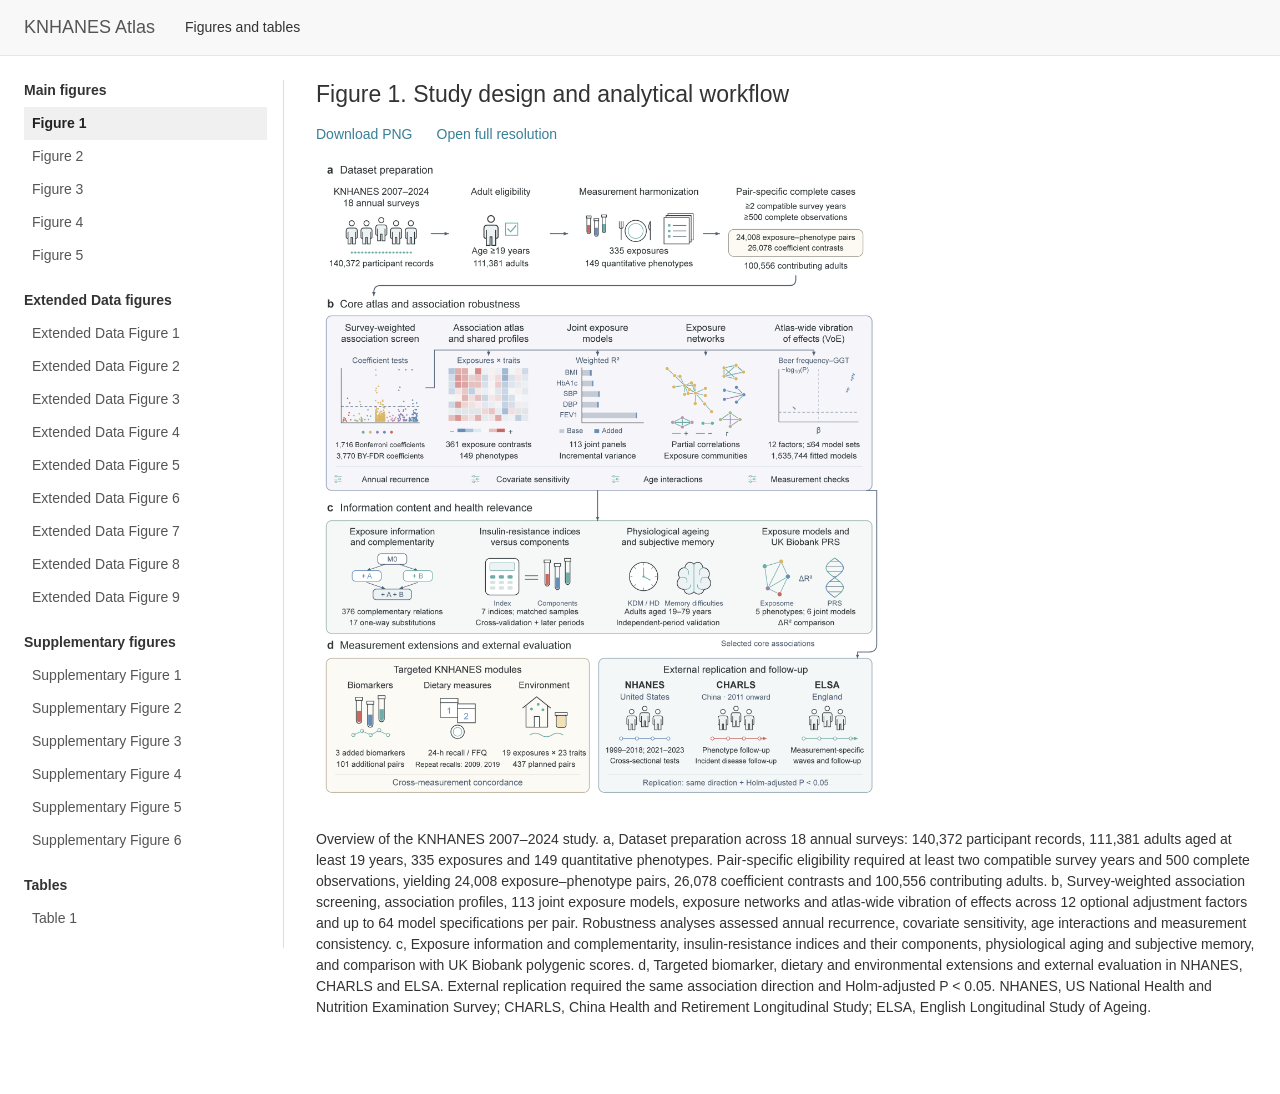
<file: site/research/index.html>
<!doctype html>
<html lang="en">
<head>
  <meta charset="utf-8">
  <meta name="viewport" content="width=device-width, initial-scale=1">
  <title>Figures and tables · KNHANES Atlas</title>
  <link rel="stylesheet" href="publications.css?v=a96deb6bffa7a557">
  <script src="publications.js?v=f78ccb59e8e89330" defer></script>
</head>
<body data-manifest="publications.json?v=c8966348f0f88fc7">
  <header class="publication-header"><a href="../">KNHANES Atlas</a><span>Figures and tables</span></header>
  <div class="publication-layout">
    <aside><nav aria-label="Figures and tables"><h2>Main figures</h2><ul><li><a href="#figure-1" title="Study design and analytical workflow">Figure 1</a></li><li><a href="#figure-2" title="Exposure–phenotype associations across the core atlas">Figure 2</a></li><li><a href="#figure-3" title="Atlas of standardized exposure–phenotype coefficients">Figure 3</a></li><li><a href="#figure-4" title="Single-exposure and joint exposure contributions to phenotypic variance">Figure 4</a></li><li><a href="#figure-5" title="Exposure correlation networks and their distributions">Figure 5</a></li></ul><h2>Extended Data figures</h2><ul><li><a href="#extended-1" title="Survey-weighted atlas construction and environmental extension">Extended Data Figure 1</a></li><li><a href="#extended-2" title="Correlations between exposure and phenotype association profiles">Extended Data Figure 2</a></li><li><a href="#extended-3" title="Annual recurrence of pooled associations">Extended Data Figure 3</a></li><li><a href="#extended-4" title="Age-dependent associations and additional explained variance">Extended Data Figure 4</a></li><li><a href="#extended-5" title="Atlas-wide vibration of association effects">Extended Data Figure 5</a></li><li><a href="#extended-6" title="Sensitivity of association coefficients to covariate adjustment">Extended Data Figure 6</a></li><li><a href="#extended-7" title="Exposome and polygenic-score increments in explained variance">Extended Data Figure 7</a></li><li><a href="#extended-8" title="Association correspondence across dietary and biomarker measurements">Extended Data Figure 8</a></li><li><a href="#extended-9" title="Correlation network of exposures associated with lung function">Extended Data Figure 9</a></li></ul><h2>Supplementary figures</h2><ul><li><a href="#supplementary-1" title="Demographic composition of annual analysis samples">Supplementary Figure 1</a></li><li><a href="#supplementary-2" title="Distributions of association P values">Supplementary Figure 2</a></li><li><a href="#supplementary-3" title="Exposure associations and shared profiles for glycated hemoglobin">Supplementary Figure 3</a></li><li><a href="#supplementary-4" title="Between-year heterogeneity of association coefficients">Supplementary Figure 4</a></li><li><a href="#supplementary-5" title="Changes in coefficients after full covariate adjustment">Supplementary Figure 5</a></li><li><a href="#supplementary-6" title="Environmental exposure–phenotype associations and sensitivity analyses">Supplementary Figure 6</a></li></ul><h2>Tables</h2><ul><li><a href="#table-1" title="Comparison of key results from exposome studies">Table 1</a></li></ul><h2>Supplementary tables</h2><ul><li><a href="#table-s1" title="Core exposure–phenotype association results">Supplementary Table 1</a></li><li><a href="#table-s2" title="Core exposure catalog">Supplementary Table 2</a></li><li><a href="#table-s3" title="Core phenotype catalog">Supplementary Table 3</a></li><li><a href="#table-s4" title="Tested coefficients by exposure category and subcategory">Supplementary Table 4</a></li><li><a href="#table-s5" title="Tested coefficients by phenotype category and subcategory">Supplementary Table 5</a></li><li><a href="#table-s6" title="Additional nutrient biomarker associations">Supplementary Table 6</a></li><li><a href="#table-s7" title="Sensitivity analyses for additional nutrient biomarkers">Supplementary Table 7</a></li><li><a href="#table-s8" title="Environmental measurement concordance, sensitivity analyses and additional exposure modules">Supplementary Table 8</a></li><li><a href="#table-s9" title="Atlas-wide vibration of effects and adjustment-factor contributions">Supplementary Table 9</a></li><li><a href="#table-s10" title="External replication and longitudinal follow-up">Supplementary Table 10</a></li><li><a href="#table-s11" title="Joint exposure contributions to phenotypic variance">Supplementary Table 11</a></li><li><a href="#table-s12" title="Five clinical joint models and complete-case comparisons">Supplementary Table 12</a></li><li><a href="#table-s13" title="Repeated dietary recalls and paired-day associations">Supplementary Table 13</a></li><li><a href="#table-s14" title="Conditional associations within exposure clusters">Supplementary Table 14</a></li><li><a href="#table-s15" title="Exposure information complementarity and substitution">Supplementary Table 15</a></li><li><a href="#table-s16" title="Physiological aging and subjective memory">Supplementary Table 16</a></li></ul></nav></aside>
    <main id="publication" aria-busy="true">
      <h1 id="item-title">Figures and tables</h1>
      <div id="item-actions" class="item-actions"></div>
      <p id="load-status" role="status" aria-live="polite">Loading catalog…</p>
      <form id="table-controls" hidden role="search">
        <label for="table-search">Search this table</label>
        <input id="table-search" type="search" placeholder="Search all rows and sections" autocomplete="off">
        <label for="page-size">Rows per page</label>
        <select id="page-size"><option>25</option><option selected>50</option><option>100</option></select>
      </form>
      <div id="item-preview"></div>
      <div id="item-legend"></div>
    </main>
  </div>
  <noscript><p>Enable JavaScript for previews and table search. Download the files below.</p><ul><li><a href="figures/10_研究流程.png" download="Figure 1.png">Figure 1</a></li><li><a href="figures/01_关联图谱.pdf" download="Figure 2.pdf">Figure 2</a></li><li><a href="figures/03_关联矩阵.pdf" download="Figure 3.pdf">Figure 3</a></li><li><a href="figures/02_方差解释.pdf" download="Figure 4.pdf">Figure 4</a></li><li><a href="figures/04_暴露网络.pdf" download="Figure 5.pdf">Figure 5</a></li><li><a href="figures/12_图谱流程.pdf" download="Figure Extended 1.pdf">Extended Data Figure 1</a></li><li><a href="figures/09_关联谱.pdf" download="Figure Extended 2.pdf">Extended Data Figure 2</a></li><li><a href="figures/05_年度重复.pdf" download="Figure Extended 3.pdf">Extended Data Figure 3</a></li><li><a href="figures/08_年龄交互.pdf" download="Figure Extended 4.pdf">Extended Data Figure 4</a></li><li><a href="figures/11_效应振动.pdf" download="Figure Extended 5.pdf">Extended Data Figure 5</a></li><li><a href="figures/06_调整模型.pdf" download="Figure Extended 6.pdf">Extended Data Figure 6</a></li><li><a href="figures/13_评分对照.pdf" download="Figure Extended 7.pdf">Extended Data Figure 7</a></li><li><a href="figures/07_测量一致.pdf" download="Figure Extended 8.pdf">Extended Data Figure 8</a></li><li><a href="figures/14_肺功能网.pdf" download="Figure Extended 9.pdf">Extended Data Figure 9</a></li><li><a href="figures/15_样本构成.pdf" download="Figure Supplementary 1.pdf">Supplementary Figure 1</a></li><li><a href="figures/16_显著分布.pdf" download="Figure Supplementary 2.pdf">Supplementary Figure 2</a></li><li><a href="figures/17_糖化谱.pdf" download="Figure Supplementary 3.pdf">Supplementary Figure 3</a></li><li><a href="figures/18_年度异质.pdf" download="Figure Supplementary 4.pdf">Supplementary Figure 4</a></li><li><a href="figures/19_系数调整.pdf" download="Figure Supplementary 5.pdf">Supplementary Figure 5</a></li><li><a href="figures/20_环境关联.pdf" download="Figure Supplementary 6.pdf">Supplementary Figure 6</a></li><li><a href="tables/Table 1.xlsx" download="Table 1.xlsx">Table 1</a></li><li><a href="tables/Table S1.xlsx" download="Table S1.xlsx">Supplementary Table 1</a></li><li><a href="tables/Table S2.xlsx" download="Table S2.xlsx">Supplementary Table 2</a></li><li><a href="tables/Table S3.xlsx" download="Table S3.xlsx">Supplementary Table 3</a></li><li><a href="tables/Table S4.xlsx" download="Table S4.xlsx">Supplementary Table 4</a></li><li><a href="tables/Table S5.xlsx" download="Table S5.xlsx">Supplementary Table 5</a></li><li><a href="tables/Table S6.xlsx" download="Table S6.xlsx">Supplementary Table 6</a></li><li><a href="tables/Table S7.xlsx" download="Table S7.xlsx">Supplementary Table 7</a></li><li><a href="tables/Table S8.xlsx" download="Table S8.xlsx">Supplementary Table 8</a></li><li><a href="tables/Table S9.xlsx" download="Table S9.xlsx">Supplementary Table 9</a></li><li><a href="tables/Table S10.xlsx" download="Table S10.xlsx">Supplementary Table 10</a></li><li><a href="tables/Table S11.xlsx" download="Table S11.xlsx">Supplementary Table 11</a></li><li><a href="tables/Table S12.xlsx" download="Table S12.xlsx">Supplementary Table 12</a></li><li><a href="tables/Table S13.xlsx" download="Table S13.xlsx">Supplementary Table 13</a></li><li><a href="tables/Table S14.xlsx" download="Table S14.xlsx">Supplementary Table 14</a></li><li><a href="tables/Table S15.xlsx" download="Table S15.xlsx">Supplementary Table 15</a></li><li><a href="tables/Table S16.xlsx" download="Table S16.xlsx">Supplementary Table 16</a></li></ul></noscript>
</body>
</html>
</file>
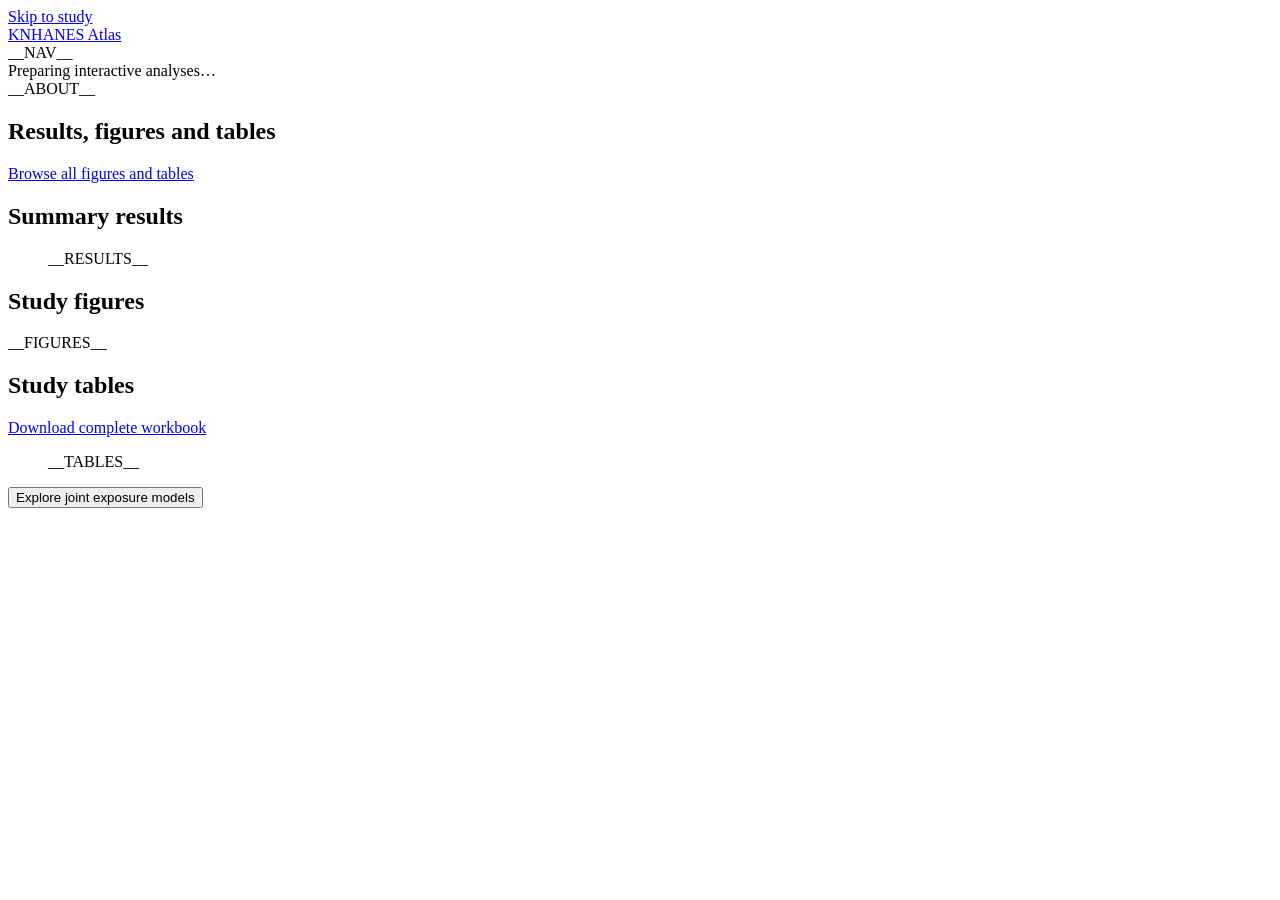
<file: scripts/shell.html>
<!doctype html>
<html lang="en">
<head>
  <meta charset="UTF-8">
  <meta name="viewport" content="width=device-width, initial-scale=1">
  <title>KNHANES Atlas</title>
  <meta name="description" content="KNHANES 2007–2024 phenome–exposome atlas and vibration of effects.">
  <meta name="atlas-build" content="__BUILD__">
  <style>__STYLE__</style>
  <script>window.knhanesSiteRoot=new URL('.',window.location.href).href;</script>
  <script src="./loader.js?v=__LOADER__" defer></script>
</head>
<body>
  <div id="atlas-shell">
    <a class="skip-link" href="#atlas-content">Skip to study</a>
    <header class="atlas-header">
      <a class="atlas-brand" href="#about">KNHANES Atlas</a>
      <nav aria-label="Atlas navigation">__NAV__</nav>
    </header>
    <div class="atlas-loading" id="atlas-loading">
      <span id="atlas-status" role="status" aria-live="polite">Preparing interactive analyses…</span>
      <button id="atlas-open" type="button" hidden>Open interactive atlas</button>
      <button id="atlas-retry" type="button" hidden>Reload</button>
    </div>
    <noscript><style>.atlas-loading{display:none}</style><p class="atlas-noscript">Enable JavaScript to open the interactive analyses. The study overview and downloads are available below.</p></noscript>
    <main id="atlas-content" tabindex="-1">
      <section id="about" aria-label="Study overview">__ABOUT__</section>
      <section id="downloads" aria-label="Results, figures and tables">
        <h1>Results, figures and tables</h1>
        <p><a href="__PUBLICATIONS__">Browse all figures and tables</a></p>
        <h2>Summary results</h2>
        <ul class="download-list">__RESULTS__</ul>
        <h2>Study figures</h2>
        __FIGURES__
        <h2>Study tables</h2>
        <p><a href="__WORKBOOK__" download="Supplementary_Tables_KNHANES.xlsx">Download complete workbook</a></p>
        <ul class="download-list">__TABLES__</ul>
        <button type="button" data-atlas-tab="Downloads">Explore joint exposure models</button>
      </section>
    </main>
  </div>
  <div id="root" class="atlas-staging" aria-hidden="true" inert></div>
</body>
</html>
</file>
<file: site/research/publications.css>
*{box-sizing:border-box}
html{font:14px/1.5 "Helvetica Neue",Helvetica,Arial,sans-serif;color:#333;background:#fff}
body{margin:0}
[hidden]{display:none!important}
a{color:#397f96;text-decoration:none}
a:hover{text-decoration:underline}
a:focus-visible,button:focus-visible,input:focus-visible,select:focus-visible{outline:2px solid #397f96;outline-offset:3px}
.publication-header{display:flex;gap:30px;align-items:center;background:#f8f8f8;border-bottom:1px solid #e7e7e7;padding:14px 24px}
.publication-header>a{font-size:18px;color:#555}
.publication-layout{display:grid;grid-template-columns:260px minmax(0,1fr);gap:32px;padding:24px;max-width:1720px;margin:auto}
aside{position:sticky;top:16px;align-self:start;max-height:calc(100vh - 32px);overflow:auto;padding-right:16px;border-right:1px solid #ddd}
nav h2{font-size:14px;font-weight:600;margin:18px 0 6px}
nav h2:first-child{margin-top:0}
nav ul{list-style:none;padding:0;margin:0}
nav li{margin:0}
nav a{display:block;padding:6px 8px;color:#555}
nav a[aria-current="page"]{color:#222;background:#f0f0f0;font-weight:600}
main{min-width:0;padding-bottom:40px;scroll-margin-top:16px}
h1{font-size:23px;line-height:1.3;font-weight:500;margin:0 0 14px}
.table-view h1{font-size:1rem;font-weight:600}
.item-actions{display:flex;gap:12px 24px;flex-wrap:wrap;margin:0 0 12px}
#load-status{margin:10px 0;color:#555}
.figure-image{display:block;width:100%;height:auto;max-height:72vh;object-fit:contain;object-position:left top}
#item-legend{max-width:1100px;margin-top:24px}
#item-legend p{margin:0 0 12px}
#table-controls{display:flex;align-items:center;flex-wrap:wrap;gap:8px 12px;margin:20px 0}
input,select,button{font:inherit;color:inherit;background:#fff;border:1px solid #aaa;padding:6px 10px;border-radius:3px}
input[type="search"]{min-width:180px;flex:1;max-width:420px}
button{cursor:pointer}
button:hover:enabled{background:#f5f5f5}
button:disabled{opacity:.45;cursor:default}
.table-section{margin:18px 0 32px;scroll-margin-top:16px}
.table-section h2{font-size:1rem;margin:0 0 10px;font-weight:600}
.table-scroll{overflow-x:auto;max-width:100%;border:0}
table{border-collapse:collapse;width:100%;border-top:1.5px solid #333;border-bottom:1.5px solid #333;background:white;font-size:inherit;line-height:inherit}
th,td{padding:8px 12px;text-align:left;vertical-align:top;min-width:110px;max-width:360px;white-space:pre-wrap;overflow-wrap:break-word;background:#fff}
th{font-weight:600;border-bottom:1px solid #333}
td.numeric{text-align:right;white-space:nowrap}
.table-section td:first-child{min-width:220px}
.table-section[data-columns="3"] td:first-child{width:45%}
.table-section[data-columns="3"] th,.table-section[data-columns="3"] td{min-width:130px}
.pagination{display:flex;align-items:center;flex-wrap:wrap;gap:12px;margin-top:10px}
.pagination span{margin-right:auto}
.load-error{color:#9b2929}
.embedded .publication-header,.embedded aside{display:none}
.embedded .publication-layout{display:block;padding:10px 0}
.embedded h1,.embedded .item-actions{display:none}
@media(max-width:767px){
 .publication-header{padding:12px 16px;gap:16px;flex-wrap:wrap}
 .publication-layout{display:block;padding:16px}
 aside{position:static;max-height:210px;border:1px solid #ddd;padding:10px 12px;margin-bottom:22px}
 nav ul{display:flex;flex-wrap:wrap;gap:0 8px}
 nav h2{margin-top:10px}
 nav a{padding:5px 7px}
 h1{font-size:20px}
 #table-controls{align-items:flex-start}
 input[type="search"]{flex-basis:100%;max-width:none}
 .table-section[data-columns="3"] th,.table-section[data-columns="3"] td{min-width:0}
 .figure-image{max-height:none}
}
</file>
